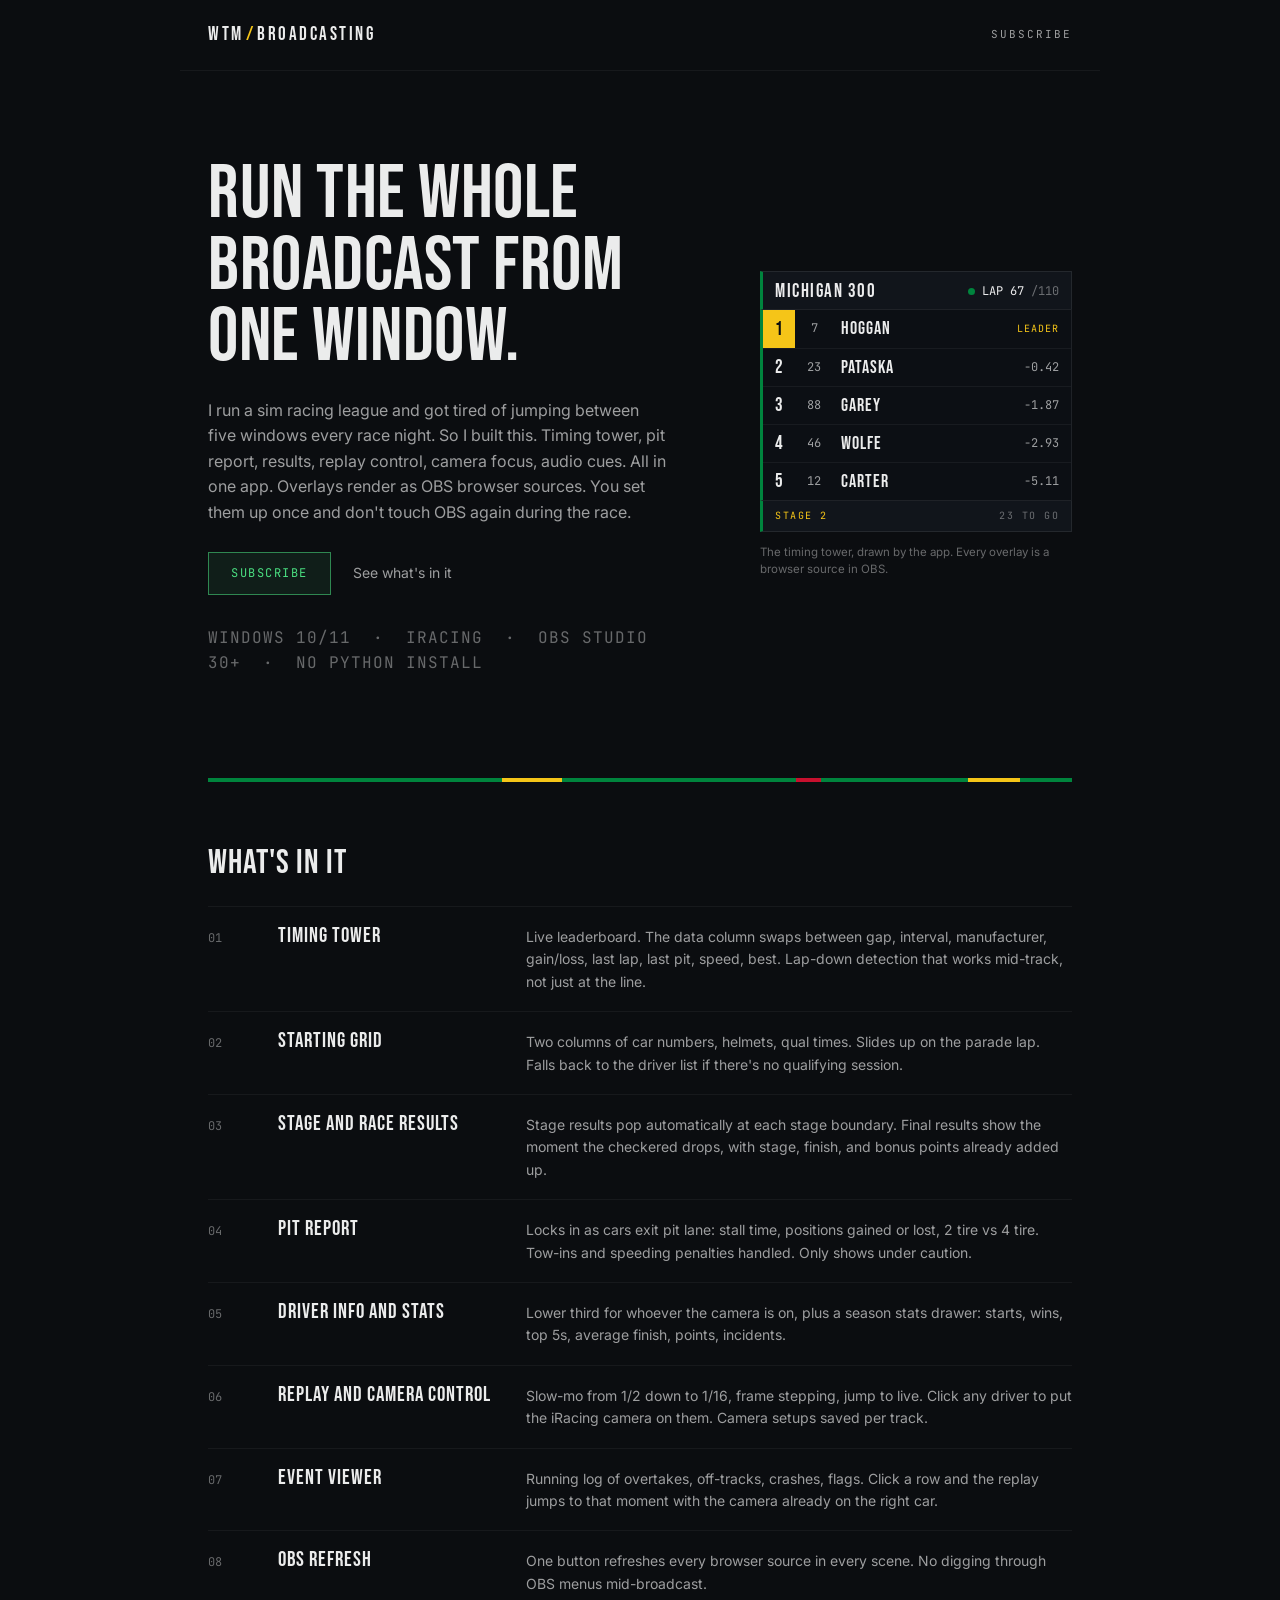
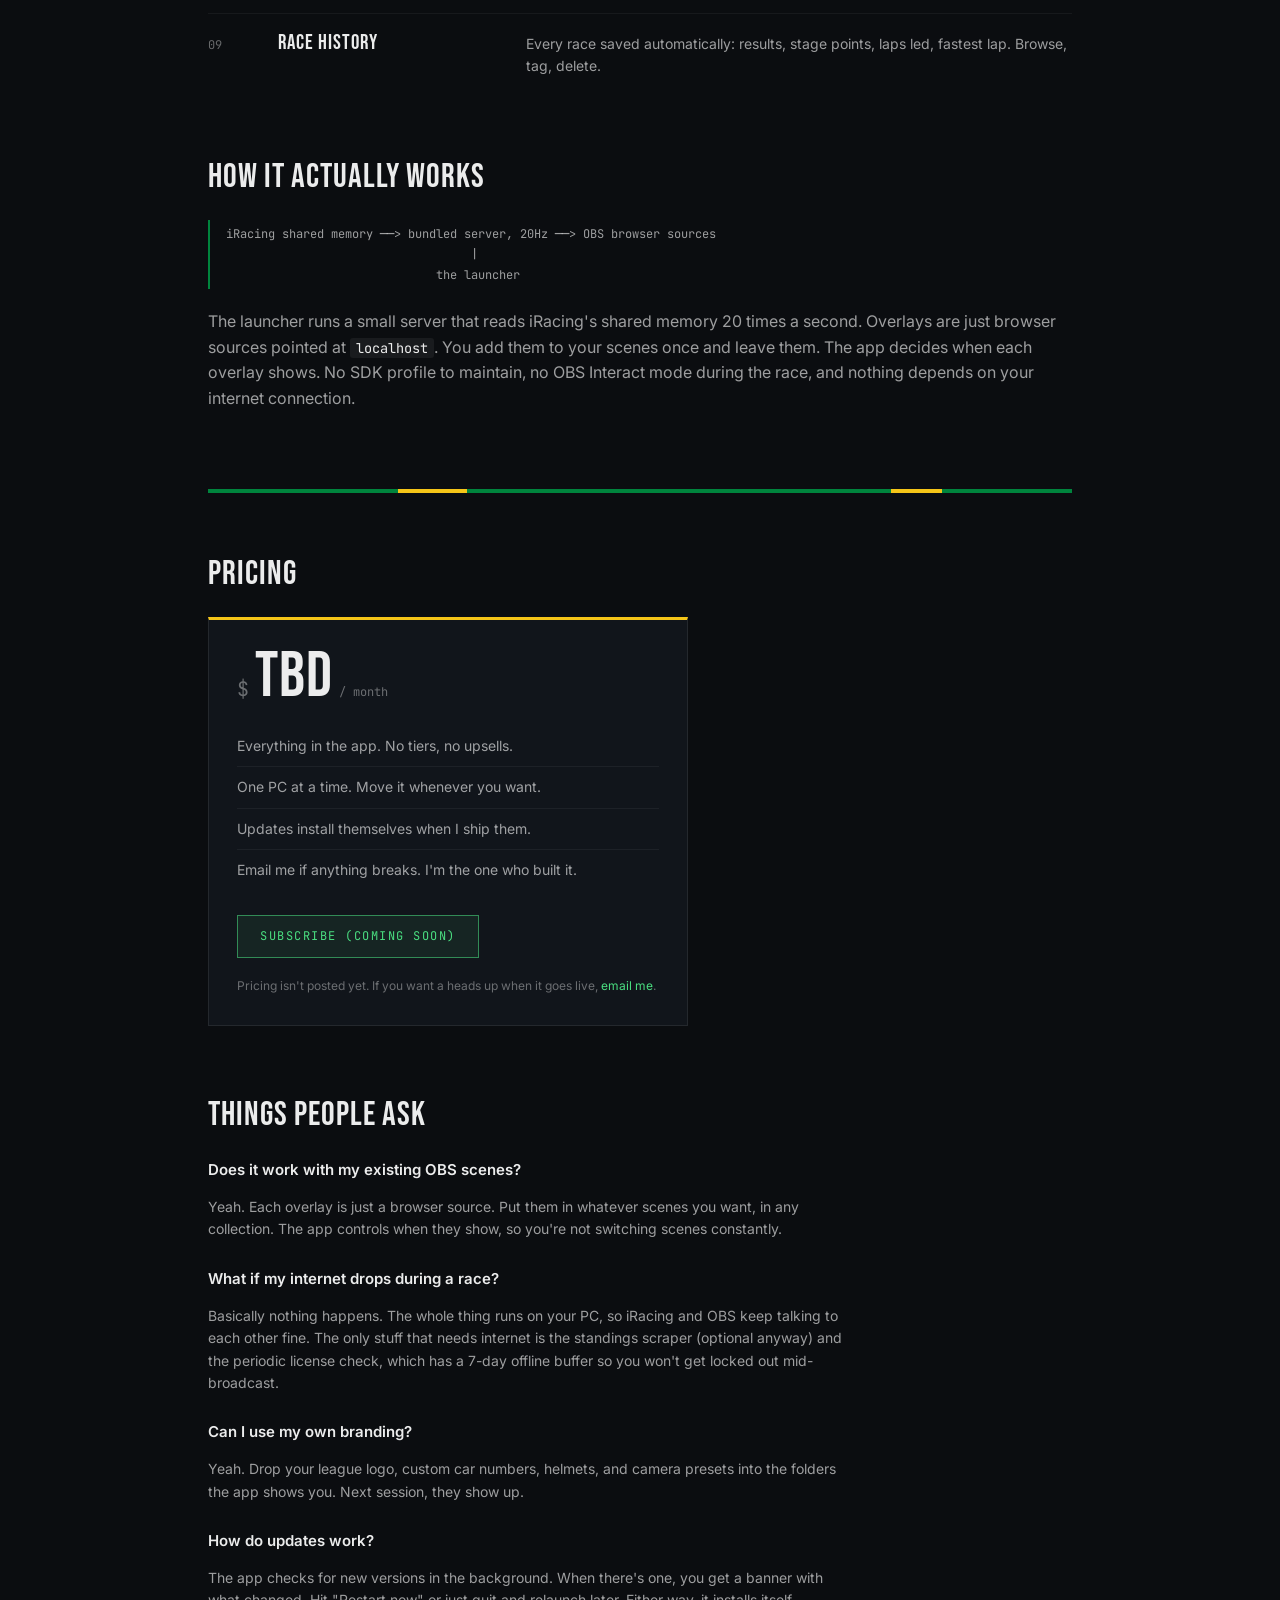
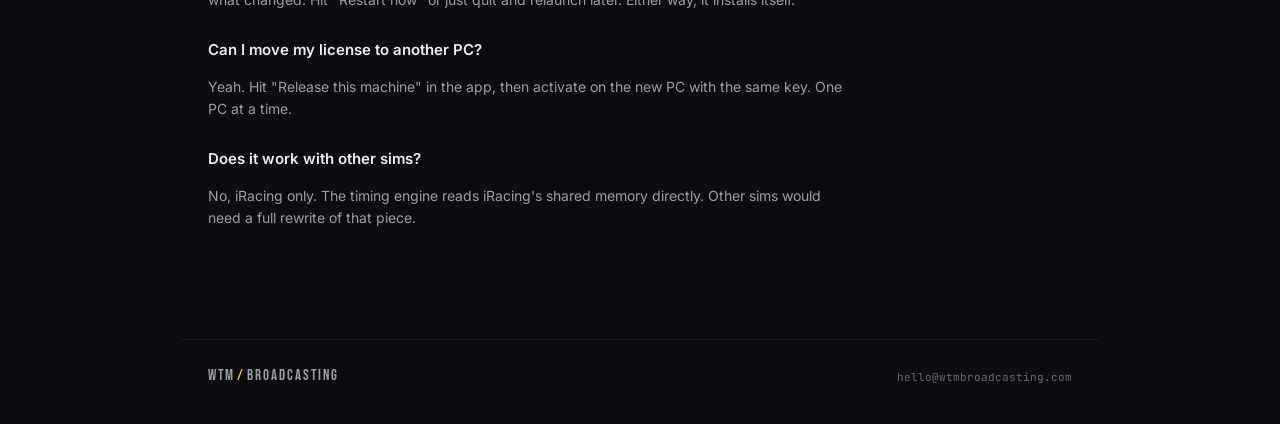
<file: index.html>
<!DOCTYPE html>
<html lang="en">
<head>
  <meta charset="UTF-8" />
  <meta name="viewport" content="width=device-width, initial-scale=1.0" />
  <meta name="description" content="WTM Broadcasting. Desktop app for running an iRacing league broadcast. Timing tower, pit reports, replay control, OBS overlays." />
  <title>WTM Broadcasting</title>
  <link rel="preconnect" href="https://fonts.googleapis.com" />
  <link rel="preconnect" href="https://fonts.gstatic.com" crossorigin />
  <link href="https://fonts.googleapis.com/css2?family=Bebas+Neue&family=Inter:wght@400;500;600&family=JetBrains+Mono:wght@400;500&display=swap" rel="stylesheet" />
  <link rel="stylesheet" href="style.css?v=5" />
</head>
<body>

  <header class="topbar">
    <a href="#" class="brand">WTM<span class="brand-sep">/</span>BROADCASTING</a>
    <a class="topbar-cta" href="#pricing">Subscribe</a>
  </header>

  <main>
    <section class="hero">
      <div class="hero-copy">
        <h1>Run the whole broadcast from one window.</h1>
        <p>
          I run a sim racing league and got tired of jumping between five windows
          every race night. So I built this. Timing tower, pit report, results,
          replay control, camera focus, audio cues. All in one app. Overlays render
          as OBS browser sources. You set them up once and don't touch OBS again
          during the race.
        </p>
        <div class="hero-actions">
          <a class="cta-button" href="#pricing">Subscribe</a>
          <a class="hero-secondary" href="#features">See what's in it</a>
        </div>
        <p class="hero-meta">WINDOWS 10/11 &nbsp;·&nbsp; IRACING &nbsp;·&nbsp; OBS STUDIO 30+ &nbsp;·&nbsp; NO PYTHON INSTALL</p>
      </div>

      <figure class="tower" aria-label="Timing tower overlay rendered by the app">
        <div class="tower-head">
          <span class="tower-title">MICHIGAN 300</span>
          <span class="tower-live"><span class="tower-live-dot"></span>LAP 67<span class="tower-live-total">/110</span></span>
        </div>
        <ol class="tower-rows">
          <li class="tower-row is-leader">
            <span class="tower-pos">1</span><span class="tower-num">7</span>
            <span class="tower-name">HOGGAN</span><span class="tower-gap">LEADER</span>
          </li>
          <li class="tower-row">
            <span class="tower-pos">2</span><span class="tower-num">23</span>
            <span class="tower-name">PATASKA</span><span class="tower-gap">-0.42</span>
          </li>
          <li class="tower-row">
            <span class="tower-pos">3</span><span class="tower-num">88</span>
            <span class="tower-name">GAREY</span><span class="tower-gap">-1.87</span>
          </li>
          <li class="tower-row">
            <span class="tower-pos">4</span><span class="tower-num">46</span>
            <span class="tower-name">WOLFE</span><span class="tower-gap">-2.93</span>
          </li>
          <li class="tower-row">
            <span class="tower-pos">5</span><span class="tower-num">12</span>
            <span class="tower-name">CARTER</span><span class="tower-gap">-5.11</span>
          </li>
        </ol>
        <div class="tower-foot">
          <span>STAGE 2</span>
          <span>23 TO GO</span>
        </div>
        <figcaption>The timing tower, drawn by the app. Every overlay is a browser source in OBS.</figcaption>
      </figure>
    </section>

    <div class="race-story" role="presentation"></div>

    <section id="features" class="rundown">
      <h2>What's in it</h2>
      <ol class="rundown-list">
        <li>
          <span class="rundown-name">Timing tower</span>
          <span class="rundown-desc">Live leaderboard. The data column swaps between gap, interval, manufacturer, gain/loss, last lap, last pit, speed, best. Lap-down detection that works mid-track, not just at the line.</span>
        </li>
        <li>
          <span class="rundown-name">Starting grid</span>
          <span class="rundown-desc">Two columns of car numbers, helmets, qual times. Slides up on the parade lap. Falls back to the driver list if there's no qualifying session.</span>
        </li>
        <li>
          <span class="rundown-name">Stage and race results</span>
          <span class="rundown-desc">Stage results pop automatically at each stage boundary. Final results show the moment the checkered drops, with stage, finish, and bonus points already added up.</span>
        </li>
        <li>
          <span class="rundown-name">Pit report</span>
          <span class="rundown-desc">Locks in as cars exit pit lane: stall time, positions gained or lost, 2 tire vs 4 tire. Tow-ins and speeding penalties handled. Only shows under caution.</span>
        </li>
        <li>
          <span class="rundown-name">Driver info and stats</span>
          <span class="rundown-desc">Lower third for whoever the camera is on, plus a season stats drawer: starts, wins, top 5s, average finish, points, incidents.</span>
        </li>
        <li>
          <span class="rundown-name">Replay and camera control</span>
          <span class="rundown-desc">Slow-mo from 1/2 down to 1/16, frame stepping, jump to live. Click any driver to put the iRacing camera on them. Camera setups saved per track.</span>
        </li>
        <li>
          <span class="rundown-name">Event viewer</span>
          <span class="rundown-desc">Running log of overtakes, off-tracks, crashes, flags. Click a row and the replay jumps to that moment with the camera already on the right car.</span>
        </li>
        <li>
          <span class="rundown-name">OBS refresh</span>
          <span class="rundown-desc">One button refreshes every browser source in every scene. No digging through OBS menus mid-broadcast.</span>
        </li>
        <li>
          <span class="rundown-name">Race history</span>
          <span class="rundown-desc">Every race saved automatically: results, stage points, laps led, fastest lap. Browse, tag, delete.</span>
        </li>
      </ol>
    </section>

    <section class="architecture">
      <h2>How it actually works</h2>
      <pre class="flow" aria-label="Data flow">iRacing shared memory ──&gt; bundled server, 20Hz ──&gt; OBS browser sources
                                   |
                              the launcher</pre>
      <p>
        The launcher runs a small server that reads iRacing's shared memory 20
        times a second. Overlays are just browser sources pointed at
        <code>localhost</code>. You add them to your scenes once and leave them.
        The app decides when each overlay shows. No SDK profile to maintain, no
        OBS Interact mode during the race, and nothing depends on your internet
        connection.
      </p>
    </section>

    <div class="race-story race-story-alt" role="presentation"></div>

    <section id="pricing" class="pricing">
      <h2>Pricing</h2>
      <div class="pricing-card">
        <p class="price"><span class="price-currency">$</span><span class="price-amount">TBD</span><span class="price-period">/ month</span></p>
        <ul>
          <li>Everything in the app. No tiers, no upsells.</li>
          <li>One PC at a time. Move it whenever you want.</li>
          <li>Updates install themselves when I ship them.</li>
          <li>Email me if anything breaks. I'm the one who built it.</li>
        </ul>
        <a href="#" class="cta-button">Subscribe (coming soon)</a>
        <p class="pricing-aside">
          Pricing isn't posted yet. If you want a heads up when it goes live,
          <a href="mailto:hello@wtmbroadcasting.com">email me</a>.
        </p>
      </div>
    </section>

    <section class="faq">
      <h2>Things people ask</h2>

      <h3>Does it work with my existing OBS scenes?</h3>
      <p>Yeah. Each overlay is just a browser source. Put them in whatever scenes you want, in any collection. The app controls when they show, so you're not switching scenes constantly.</p>

      <h3>What if my internet drops during a race?</h3>
      <p>Basically nothing happens. The whole thing runs on your PC, so iRacing and OBS keep talking to each other fine. The only stuff that needs internet is the standings scraper (optional anyway) and the periodic license check, which has a 7-day offline buffer so you won't get locked out mid-broadcast.</p>

      <h3>Can I use my own branding?</h3>
      <p>Yeah. Drop your league logo, custom car numbers, helmets, and camera presets into the folders the app shows you. Next session, they show up.</p>

      <h3>How do updates work?</h3>
      <p>The app checks for new versions in the background. When there's one, you get a banner with what changed. Hit "Restart now" or just quit and relaunch later. Either way, it installs itself.</p>

      <h3>Can I move my license to another PC?</h3>
      <p>Yeah. Hit "Release this machine" in the app, then activate on the new PC with the same key. One PC at a time.</p>

      <h3>Does it work with other sims?</h3>
      <p>No, iRacing only. The timing engine reads iRacing's shared memory directly. Other sims would need a full rewrite of that piece.</p>
    </section>
  </main>

  <footer>
    <span class="footer-brand">WTM<span class="brand-sep">/</span>BROADCASTING</span>
    <span><a href="mailto:hello@wtmbroadcasting.com">hello@wtmbroadcasting.com</a></span>
  </footer>

</body>
</html>
</file>
<file: style.css>
/* WTM Broadcasting — landing page.

   Design language borrowed from the product itself, not from the web:
   Bebas Neue display type (the overlay font), monospace tabular timing
   data, broadcast flag colors (green / gold / red), hairline rules.
   The hero artifact is the timing tower drawn in CSS — the page looks
   like the broadcast because the product IS the broadcast.

   Bebas Neue ships one weight. Never set font-weight on it. */

:root {
  --bg:           #0b0d10;
  --panel:        #11151b;
  --rule:         rgba(255, 255, 255, 0.08);
  --rule-soft:    rgba(255, 255, 255, 0.05);
  --text:         rgba(255, 255, 255, 0.92);
  --text-dim:     rgba(255, 255, 255, 0.6);
  --text-faint:   rgba(255, 255, 255, 0.38);

  /* Launcher UI accent — links, CTAs */
  --accent:       #4ade80;

  /* Overlay graphic palette — tower, race-story bar. Same hexes the
     broadcast graphics use on air. */
  --flag-green:   #00843d;
  --flag-gold:    #f5c518;
  --flag-red:     #c8102e;

  --display: 'Bebas Neue', 'Arial Narrow', sans-serif;
  --sans: 'Inter', -apple-system, 'Segoe UI', system-ui, sans-serif;
  --mono: 'JetBrains Mono', Consolas, monospace;
}

* { box-sizing: border-box; }

html, body {
  margin: 0;
  padding: 0;
  background: var(--bg);
  color: var(--text);
  font-family: var(--sans);
  font-size: 16px;
  line-height: 1.6;
  -webkit-font-smoothing: antialiased;
}

a { color: var(--accent); text-decoration: none; }
a:hover { text-decoration: underline; }

main, footer, .topbar {
  max-width: 920px;
  margin: 0 auto;
  padding-left: 28px;
  padding-right: 28px;
}

main { padding-bottom: 72px; }

h2 {
  font-family: var(--display);
  font-weight: 400;
  font-size: 34px;
  letter-spacing: 1px;
  line-height: 1;
  color: var(--text);
  margin: 0 0 26px;
}

h3 {
  font-size: 15px;
  font-weight: 600;
  margin: 26px 0 6px;
  color: var(--text);
}

p { margin: 14px 0; color: var(--text-dim); }

code {
  font-family: var(--mono);
  font-size: 0.85em;
  color: var(--text);
  background: rgba(255, 255, 255, 0.06);
  padding: 1px 6px;
  border-radius: 3px;
}

/* ── Top bar ─────────────────────────────────────────────── */
.topbar {
  display: flex;
  align-items: center;
  justify-content: space-between;
  padding-top: 20px;
  padding-bottom: 20px;
  border-bottom: 1px solid var(--rule-soft);
}
.brand, .footer-brand {
  font-family: var(--display);
  font-weight: 400;
  font-size: 19px;
  letter-spacing: 2.5px;
  color: var(--text);
}
.brand:hover { text-decoration: none; color: var(--text); }
.brand-sep { color: var(--flag-gold); padding: 0 2px; }
.topbar-cta {
  font-family: var(--mono);
  font-size: 11px;
  letter-spacing: 2px;
  text-transform: uppercase;
  color: var(--text-dim);
}
.topbar-cta:hover { color: var(--accent); text-decoration: none; }

/* ── Hero ────────────────────────────────────────────────── */
.hero {
  display: grid;
  grid-template-columns: 1.15fr 0.85fr;
  gap: 64px;
  align-items: center;
  padding-top: 88px;
  padding-bottom: 80px;
}
.hero-copy h1 {
  font-family: var(--display);
  font-weight: 400;
  font-size: clamp(46px, 6.5vw, 76px);
  line-height: 0.94;
  letter-spacing: 0.5px;
  margin: 0 0 24px;
  color: var(--text);
}
.hero-copy p {
  font-size: 16px;
  max-width: 460px;
}
.hero-actions {
  display: flex;
  align-items: center;
  gap: 22px;
  margin-top: 26px;
}
.hero-secondary {
  font-size: 14px;
  color: var(--text-dim);
}
.hero-secondary:hover { color: var(--accent); text-decoration: none; }
.hero-meta {
  margin-top: 30px;
  font-family: var(--mono);
  font-size: 10.5px;
  letter-spacing: 1px;
  color: var(--text-faint);
}

/* ── Timing tower mock ───────────────────────────────────── */
.tower {
  margin: 0;
  justify-self: end;
  width: 100%;
  max-width: 312px;
}
.tower-head {
  display: flex;
  align-items: center;
  justify-content: space-between;
  background: var(--panel);
  border: 1px solid var(--rule);
  border-left: 3px solid var(--flag-green);
  border-bottom: 0;
  padding: 10px 12px 8px;
}
.tower-title {
  font-family: var(--display);
  font-size: 19px;
  letter-spacing: 1.5px;
  line-height: 1;
  color: var(--text);
}
.tower-live {
  display: inline-flex;
  align-items: baseline;
  gap: 7px;
  font-family: var(--mono);
  font-size: 12px;
  color: var(--text);
  font-variant-numeric: tabular-nums;
}
.tower-live-total { color: var(--text-faint); }
.tower-live-dot {
  width: 7px; height: 7px;
  border-radius: 50%;
  background: var(--flag-green);
  align-self: center;
  animation: tower-blink 1.6s steps(2, jump-none) infinite;
}
@keyframes tower-blink {
  0% { opacity: 1; }
  100% { opacity: 0.25; }
}
@media (prefers-reduced-motion: reduce) {
  .tower-live-dot { animation: none; }
}
.tower-rows {
  list-style: none;
  margin: 0;
  padding: 0;
  border: 1px solid var(--rule);
  border-left: 3px solid var(--flag-green);
  background: rgba(13, 16, 21, 0.92);
}
.tower-row {
  display: grid;
  grid-template-columns: 32px 38px 1fr auto;
  align-items: center;
  gap: 0;
  border-top: 1px solid var(--rule-soft);
  height: 38px;
}
.tower-row:first-child { border-top: 0; }
.tower-pos {
  font-family: var(--display);
  font-size: 19px;
  line-height: 1;
  text-align: center;
  color: var(--text);
}
.is-leader .tower-pos {
  background: var(--flag-gold);
  color: #0b0d10;
  height: 100%;
  display: flex;
  align-items: center;
  justify-content: center;
}
.tower-num {
  font-family: var(--mono);
  font-size: 12px;
  text-align: center;
  color: var(--text-dim);
}
.tower-name {
  font-family: var(--display);
  font-size: 18px;
  letter-spacing: 1px;
  line-height: 1;
  padding-left: 8px;
  color: var(--text);
}
.tower-gap {
  font-family: var(--mono);
  font-size: 12px;
  font-variant-numeric: tabular-nums;
  color: var(--text-dim);
  padding-right: 12px;
  text-align: right;
}
.is-leader .tower-gap {
  color: var(--flag-gold);
  font-size: 10px;
  letter-spacing: 1px;
}
.tower-foot {
  display: flex;
  justify-content: space-between;
  font-family: var(--mono);
  font-size: 10px;
  letter-spacing: 1.5px;
  color: var(--text-faint);
  border: 1px solid var(--rule);
  border-left: 3px solid var(--flag-green);
  border-top: 0;
  padding: 7px 12px;
  background: var(--panel);
}
.tower-foot span:first-child { color: var(--flag-gold); }
.tower figcaption {
  margin-top: 12px;
  font-size: 11.5px;
  color: var(--text-faint);
  line-height: 1.5;
}

/* ── Race-story divider ──────────────────────────────────────
   The app records a flag color per lap and renders the race as a
   gradient strip. Same idea here: mostly green, two cautions, one
   red. A section divider no template site has. */
.race-story {
  height: 4px;
  margin: 8px 0 0;
  background: linear-gradient(90deg,
    var(--flag-green) 0%,   var(--flag-green) 34%,
    var(--flag-gold)  34%,  var(--flag-gold)  41%,
    var(--flag-green) 41%,  var(--flag-green) 68%,
    var(--flag-red)   68%,  var(--flag-red)   71%,
    var(--flag-green) 71%,  var(--flag-green) 88%,
    var(--flag-gold)  88%,  var(--flag-gold)  94%,
    var(--flag-green) 94%,  var(--flag-green) 100%);
}
.race-story-alt {
  background: linear-gradient(90deg,
    var(--flag-green) 0%,   var(--flag-green) 22%,
    var(--flag-gold)  22%,  var(--flag-gold)  30%,
    var(--flag-green) 30%,  var(--flag-green) 79%,
    var(--flag-gold)  79%,  var(--flag-gold)  85%,
    var(--flag-green) 85%,  var(--flag-green) 100%);
}

/* ── Rundown (features as a timing sheet, not cards) ─────── */
.rundown { padding-top: 64px; padding-bottom: 48px; }
.rundown-list {
  list-style: none;
  margin: 0;
  padding: 0;
  counter-reset: rundown;
}
.rundown-list li {
  display: grid;
  grid-template-columns: 52px 230px 1fr;
  gap: 18px;
  align-items: baseline;
  padding: 18px 0;
  border-top: 1px solid var(--rule-soft);
  counter-increment: rundown;
}
.rundown-list li::before {
  content: counter(rundown, decimal-leading-zero);
  font-family: var(--mono);
  font-size: 12px;
  color: var(--text-faint);
}
.rundown-name {
  font-family: var(--display);
  font-size: 21px;
  letter-spacing: 1px;
  line-height: 1.05;
  color: var(--text);
}
.rundown-desc {
  font-size: 14px;
  line-height: 1.6;
  color: var(--text-dim);
}

/* ── Architecture ────────────────────────────────────────── */
.architecture { padding-top: 16px; padding-bottom: 56px; }
.flow {
  font-family: var(--mono);
  font-size: 12px;
  line-height: 1.7;
  color: var(--text-dim);
  border-left: 2px solid var(--flag-green);
  padding: 4px 0 4px 16px;
  margin: 20px 0;
  overflow-x: auto;
}

/* ── Pricing ─────────────────────────────────────────────── */
.pricing { padding-top: 64px; padding-bottom: 48px; }
.pricing-card {
  max-width: 480px;
  padding: 28px 28px 30px;
  border: 1px solid var(--rule);
  border-top: 3px solid var(--flag-gold);
  background: var(--panel);
}
.price {
  display: flex;
  align-items: baseline;
  gap: 6px;
  margin: 0 0 20px;
}
.price-currency {
  font-family: var(--mono);
  font-size: 20px;
  color: var(--text-faint);
}
.price-amount {
  font-family: var(--display);
  font-size: 64px;
  line-height: 0.9;
  letter-spacing: 1px;
  color: var(--text);
}
.price-period {
  font-family: var(--mono);
  font-size: 12px;
  color: var(--text-faint);
}
.pricing-card ul {
  margin: 0 0 24px;
  padding: 0;
  list-style: none;
  font-size: 14px;
  color: var(--text-dim);
}
.pricing-card li {
  padding: 9px 0;
  border-top: 1px solid var(--rule-soft);
}
.pricing-card li:first-child { border-top: 0; }
.pricing-aside {
  margin: 18px 0 0;
  font-size: 12px;
  color: var(--text-faint);
}

/* ── CTA button ──────────────────────────────────────────── */
.cta-button {
  display: inline-block;
  padding: 11px 22px;
  border: 1px solid rgba(74, 222, 128, 0.55);
  color: var(--accent);
  background: rgba(74, 222, 128, 0.08);
  font-family: var(--mono);
  font-size: 12px;
  letter-spacing: 1.5px;
  text-transform: uppercase;
}
.cta-button:hover {
  background: rgba(74, 222, 128, 0.16);
  text-decoration: none;
}

/* ── FAQ ─────────────────────────────────────────────────── */
.faq { padding-top: 24px; padding-bottom: 24px; }
.faq h3:first-of-type { margin-top: 18px; }
.faq p { font-size: 14px; max-width: 640px; }

/* ── Footer ──────────────────────────────────────────────── */
footer {
  border-top: 1px solid var(--rule-soft);
  padding-top: 24px;
  padding-bottom: 36px;
  display: flex;
  justify-content: space-between;
  align-items: center;
  font-size: 12px;
  color: var(--text-faint);
}
.footer-brand { font-size: 15px; letter-spacing: 2px; color: var(--text-dim); }
footer a { color: var(--text-faint); font-family: var(--mono); font-size: 11px; }
footer a:hover { color: var(--accent); }

/* ── Responsive ──────────────────────────────────────────── */
@media (max-width: 820px) {
  .hero {
    grid-template-columns: 1fr;
    gap: 48px;
    padding-top: 56px;
    padding-bottom: 56px;
  }
  .tower { justify-self: start; }
  .rundown-list li {
    grid-template-columns: 44px 1fr;
    grid-template-rows: auto auto;
  }
  .rundown-list li::before { grid-row: 1; }
  .rundown-name { grid-column: 2; }
  .rundown-desc { grid-column: 2; grid-row: 2; }
  h2 { font-size: 28px; }
  footer { flex-direction: column; gap: 10px; align-items: flex-start; }
}
</file>
